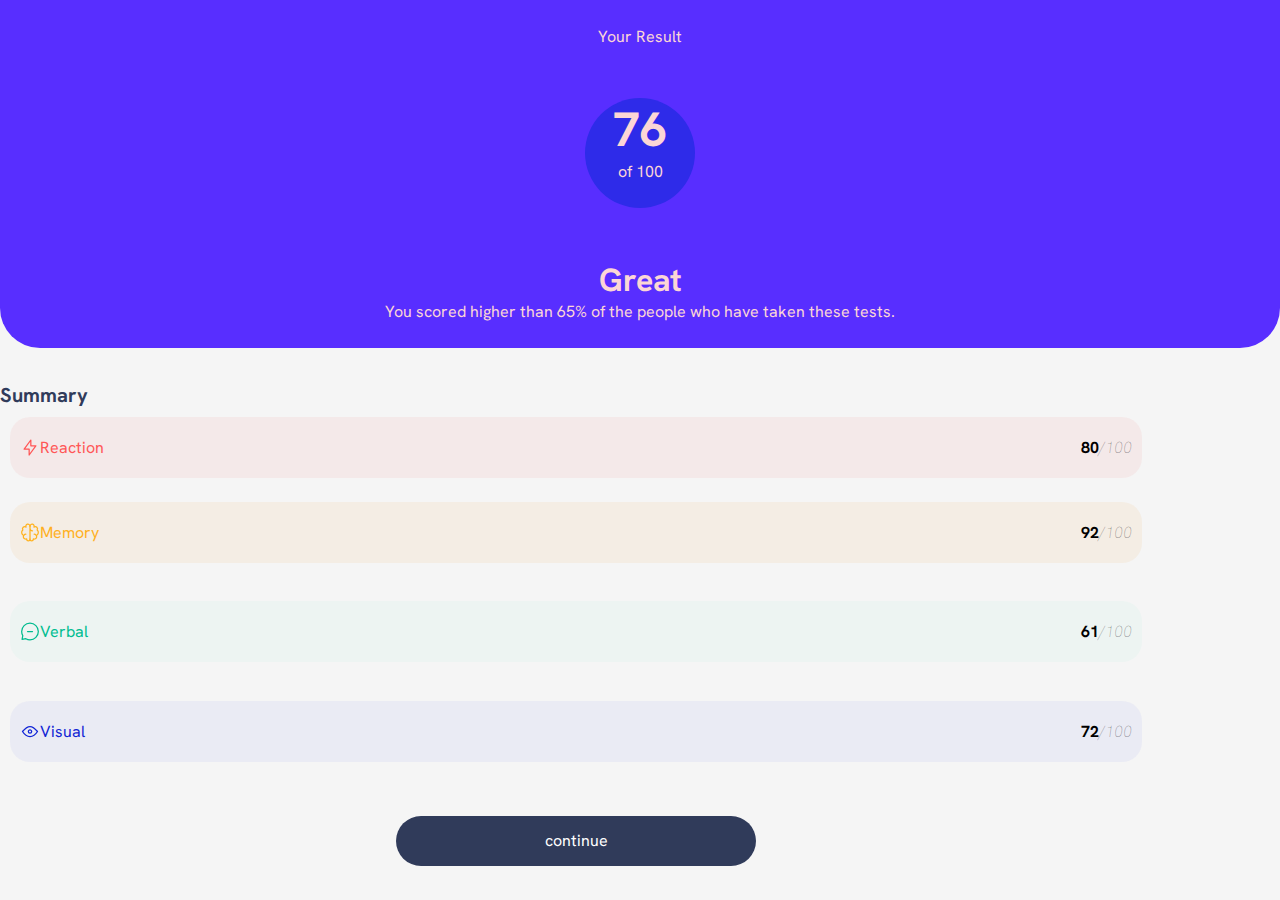
<file: index.html>
<!DOCTYPE html>
<html lang="en">
  <head>
    <meta charset="UTF-8" />
    <meta name="viewport" content="width=device-width, initial-scale=1.0" />


    <link
      rel="icon"
      type="image/png"
      sizes="32x32"
      href="./assets/images/favicon-32x32.png"
    />
    <link rel="stylesheet" href="style.css" />
    <title>Results summary component</title>

  </head>
  <body>
    <div class="container">
      <p>Your Result</p>
      <div class="content">
        <h2>76</h2>
        <p>of 100</p>
      </div>
      <div>
        <h1>Great</h1>
        <p>
          You scored higher than 65% of the people who have taken these tests.
        </p>
      </div>
    </div>
    <div class="summary">
      <p class="title"><b>Summary</b></p>
      <div class="reaction">
        <div class="reaction-icon">
          <img src="assets/images/icon-reaction.svg" alt="" />
          <p>Reaction</p>
        </div>
        <div class="reaction-amount"><b>80</b><span id="max">/100</span></div>
      </div>

      <div class="reaction2">
        <div class="reaction-icon2">
          <img src="/assets/images/icon-memory.svg" alt="" />
          <p>Memory</p>
        </div>
        <div class="reaction-amount"><b>92</b><span id="max">/100</span></div>
      </div>

      <div class="reaction3">
        <div class="reaction-icon3">
          <img src="/assets/images/icon-verbal.svg" alt="" />
          <p>Verbal</p>
        </div>
        <div class="reaction-amount"><b>61</b><span id="max">/100</span></div>
      </div>

      <div class="reaction4">
        <div class="reaction-icon4">
          <img src="assets/images/icon-visual.svg" alt="" />
          <p>Visual</p>
        </div>
        <div class="reaction-amount"><b>72</b><span id="max">/100</span></div>
      </div>
      <div>
        <p class="btn">continue</p>
      </div>
    </div>
  </body>
</html>
</file>
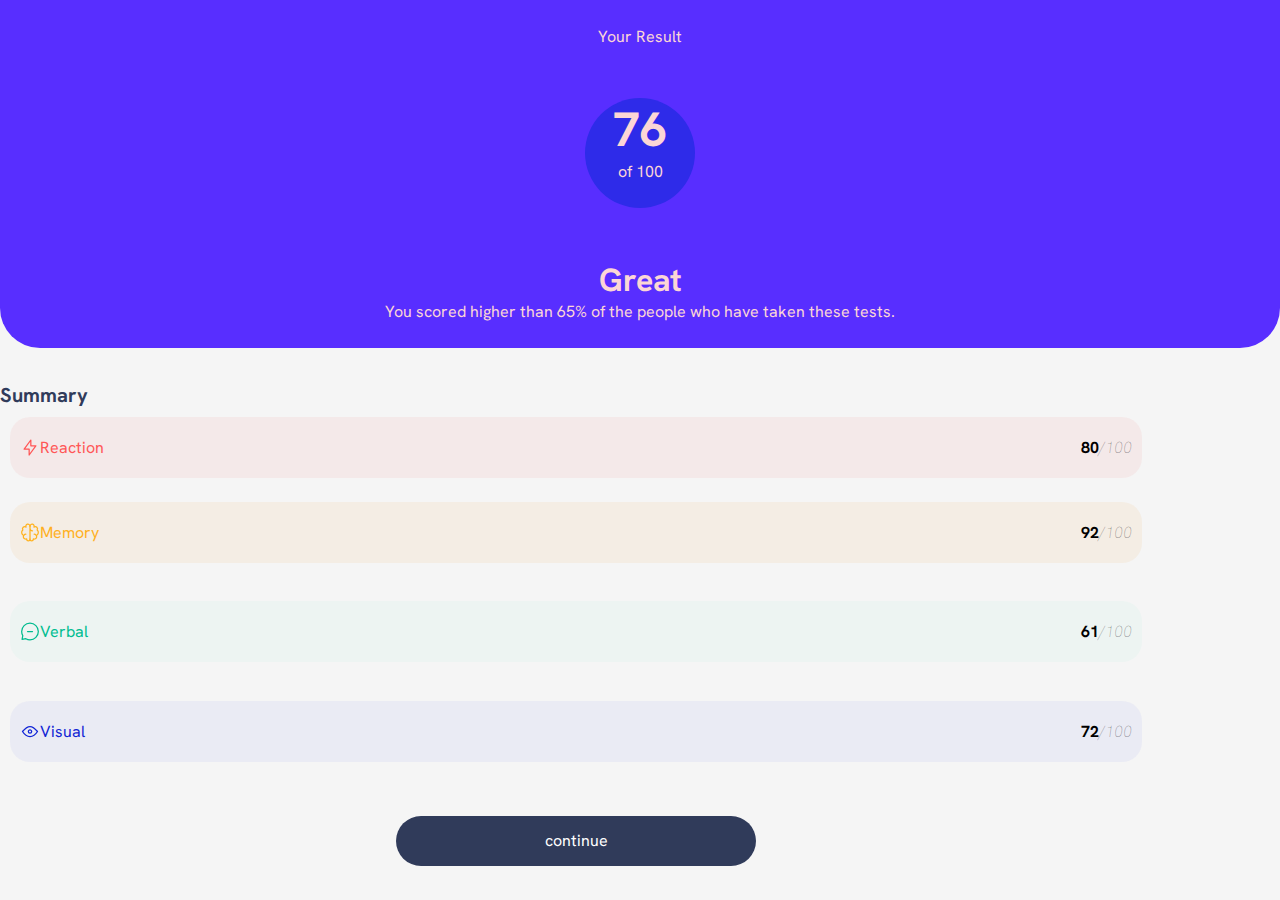
<file: max.html>
<!DOCTYPE html>
<html lang="en">
  <head>
    <meta charset="UTF-8" />
    <meta name="viewport" content="width=device-width, initial-scale=1.0" />
    <!-- displays site properly based on user's device -->

    <link
      rel="icon"
      type="image/png"
      sizes="32x32"
      href="./assets/images/favicon-32x32.png"
    />
    <link rel="stylesheet" href="style.css" />
    <title>Results summary component</title>

    <!-- Feel free to remove these styles or customise in your own stylesheet 👍 -->
  </head>
  <body>
    <div class="container">
      <p>Your Result</p>
      <div class="content">
        <h2>76</h2>
        <p>of 100</p>
      </div>
      <div>
        <h1>Great</h1>
        <p>
          You scored higher than 65% of the people who have taken these tests.
        </p>
      </div>
    </div>
    <div class="summary">
      <p class="title"><b>Summary</b></p>
      <div class="reaction">
        <div class="reaction-icon">
          <img src="assets/images/icon-reaction.svg" alt="" />
          <p>Reaction</p>
        </div>
        <div class="reaction-amount"><b>80</b><span id="max">/100</span></div>
      </div>

      <div class="reaction2">
        <div class="reaction-icon2">
          <img src="/assets/images/icon-memory.svg" alt="" />
          <p>Memory</p>
        </div>
        <div class="reaction-amount"><b>92</b><span id="max">/100</span></div>
      </div>

      <div class="reaction3">
        <div class="reaction-icon3">
          <img src="/assets/images/icon-verbal.svg" alt="" />
          <p>Verbal</p>
        </div>
        <div class="reaction-amount"><b>61</b><span id="max">/100</span></div>
      </div>

      <div class="reaction4">
        <div class="reaction-icon4">
          <img src="assets/images/icon-visual.svg" alt="" />
          <p>Visual</p>
        </div>
        <div class="reaction-amount"><b>72</b><span id="max">/100</span></div>
      </div>
      <div>
        <p class="btn">continue</p>
      </div>
    </div>
  </body>
</html>
</file>
<file: style.css>
@import url('https://fonts.googleapis.com/css2?family=Hanken+Grotesk:ital,wght@0,500;0,700;0,800;1,800&display=swap');

* {
  margin: 0;
  padding: 0;
  box-sizing: border-box;
}
body {
  background-color: whitesmoke;
  font-family: "Hanken Grotesk", sans-serif;
  display: flex;
  text-align: center;
  justify-content: center;
  height: 100vh;
  width: 100vw;
  flex-direction: column;
 
}
.container {
  background: hsl(252, 100%, 59%);
  display: flex;
  flex-direction: column;
  justify-content: space-around;
  align-items: center;
  height: 40vh;
  width: 100vw;
  max-width: 1440px;
  max-height: 1440px;
  border-bottom-left-radius: 40px;
  border-bottom-right-radius: 40px;
  color: rgb(252, 214, 214);

}
.content {
  border-radius: 50%;
  background-color: hsl(241, 81%, 54%);
  height: 110px;
  width: 110px;
  justify-content: space-around;
}
h2 {
  font-size: 3em;
}
.attribution {
  font-size: 11px;
  text-align: center;
}
.attribution a {
  color: hsl(228, 45%, 44%);
}
.summary {
  display: flex;
  text-align: center;
  flex-direction: column;
  justify-content: space-around;
  height: 60vh;
  width: 90vw;
  margin-top: 30px;
}
.title {
  display: flex;
  justify-content: left;
  color: hsl(224, 30%, 27%);
  font-size: 20px;
}

.reaction {
  display: flex;
  justify-content: space-between;
  flex-direction: row;
  background-color: hsla(0, 67%, 83%, 0.178);
  padding: 20px 10px;
  border-radius: 20px;
  margin: 0px 10px;
}
.reaction-icon {
  display: flex;
  flex-direction: row;
  justify-content: space-around;
  color: hsl(0, 100%, 67%);
}

.reaction2 {
  margin-top: 30px;
  display: flex;
  justify-content: space-between;
  flex-direction: row;
  background-color: hsla(34, 70%, 81%, 0.226);
  padding: 20px 10px;
  border-radius: 20px;
  margin: 15px 10px;
}
.reaction-icon2 {
  display: flex;
  flex-direction: row;
  justify-content: space-around;
  color: hsl(39, 100%, 56%);
}

.reaction3 {
  margin-top: 30px;
  display: flex;
  justify-content: space-between;
  flex-direction: row;
  background-color: hsla(166, 78%, 73%, 0.062);
  padding: 20px 10px;
  border-radius: 20px;
  margin: 15px 10px;
}
.reaction-icon3 {
  display: flex;
  flex-direction: row;
  justify-content: space-around;
  color: hsl(166, 100%, 37%);
}

.reaction4 {
  margin-top: 30px;
  display: flex;
  justify-content: space-between;
  flex-direction: row;
  background-color: hsla(234, 72%, 83%, 0.158);
  padding: 20px 10px;
  border-radius: 20px;
  margin: 15px 10px;
}
.reaction-icon4 {
  display: flex;
  flex-direction: row;
  justify-content: space-around;
  color: hsl(234, 85%, 45%);
}

.btn {
  display: flex;
  justify-content: center;
  align-items: center;
  color: hsl(0, 0%, 100%);
  background-color: hsl(224, 30%, 27%);
  height: 50px;
  width: 40vh;
  border-radius: 40px;
  margin: 30px auto;
}
#max {
  font-style: italic;
  font-weight: lighter;
  opacity: 0.6;
}
</file>
